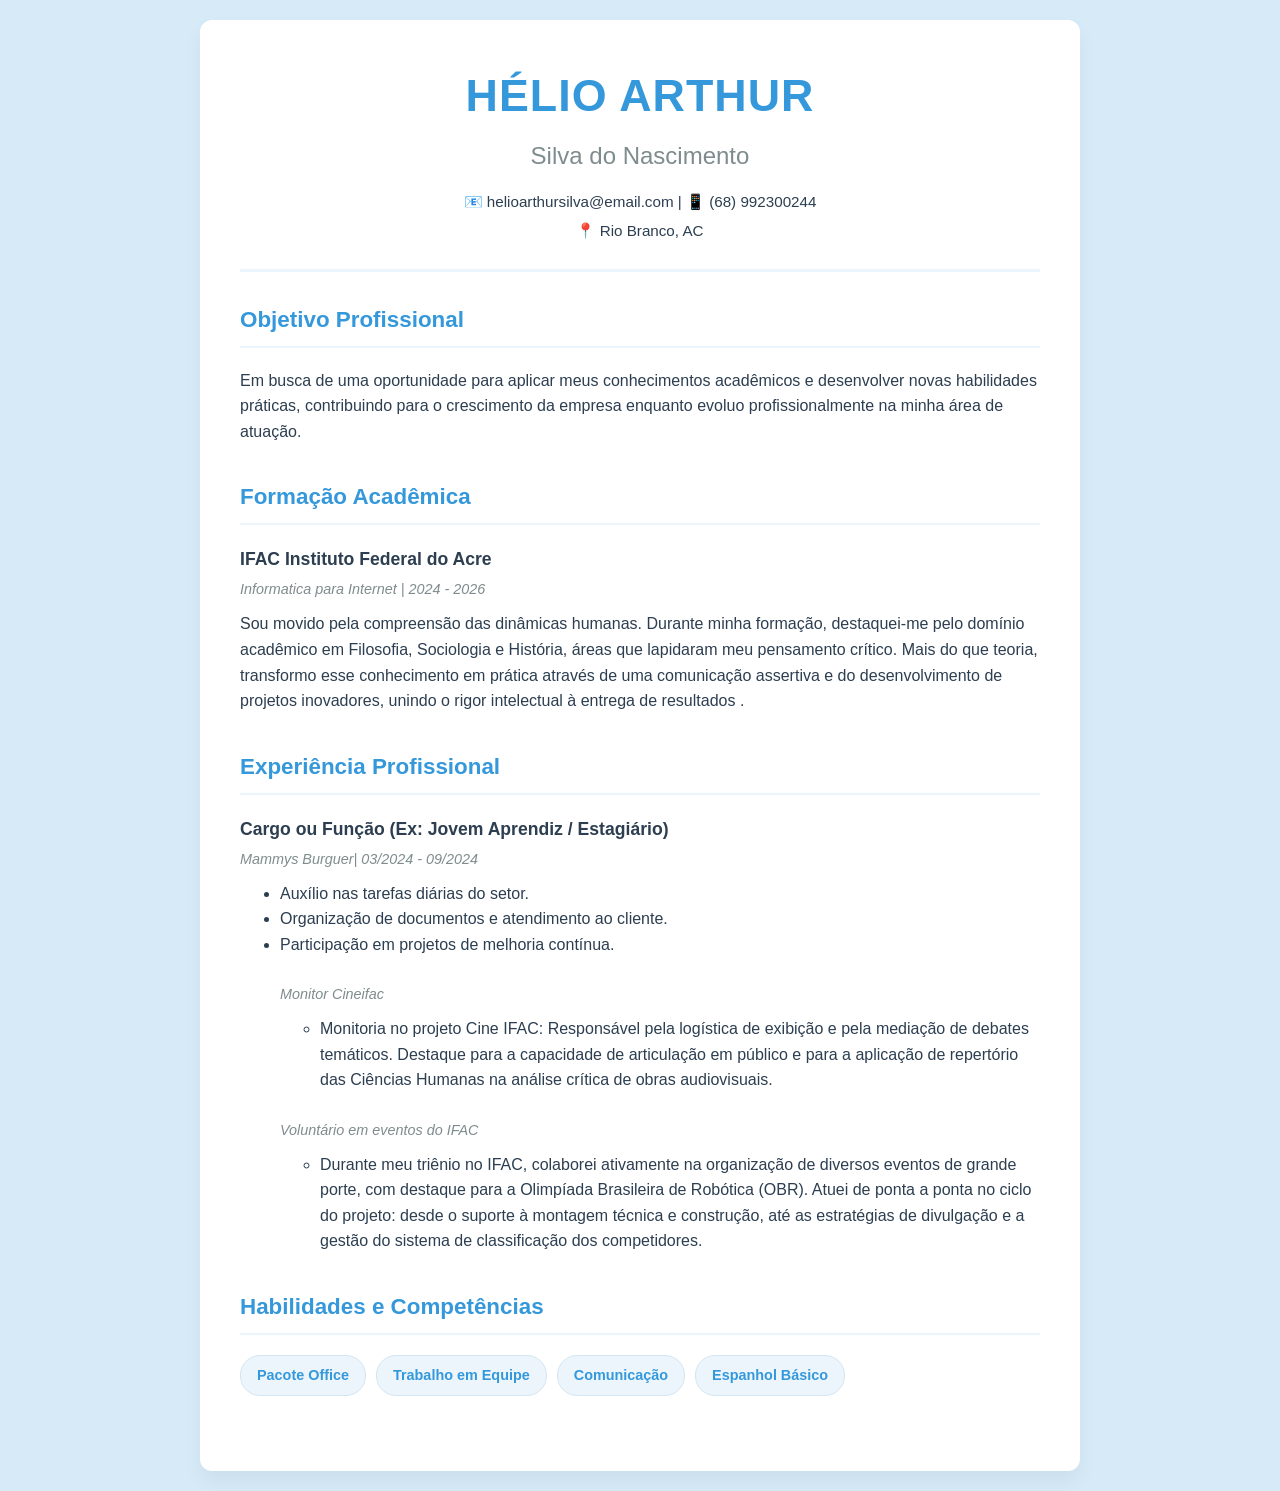
<file: index.html>
<!DOCTYPE html>

<html lang="en">



<head>

    <meta charset="UTF-8">

    <meta name="viewport" content="width=device-width, initial-scale=1.0">

    <title>Curriulo mal feito</title>

    <link rel="stylesheet" href="curri.css">

</head>



<body>



    <div class="container">



        <!-- CABEÇALHO -->

        <header class="cabecalho">

            <h1>Hélio Arthur</h1>

            <h2>Silva do Nascimento</h2>



            <div class="informacoes-contato">

                <p>📧 helioarthursilva@email.com | 📱 (68) 992300244</p>

                <p>📍 Rio Branco, AC</p>

            </div>

        </header>



        <!-- OBJETIVOS -->

        <section class="objetivos">

            <h3>Objetivo Profissional</h3>

            <p>Em busca de uma oportunidade para aplicar meus conhecimentos acadêmicos e desenvolver novas habilidades

                práticas,

                contribuindo para o crescimento da empresa enquanto evoluo profissionalmente na minha área de atuação.

            </p>

        </section>



        <!-- FORMAÇÃO -->

        <section class="formacao">

            <h3>Formação Acadêmica</h3>



            <div class="item-curriculo">

                <h4>IFAC

                    Instituto Federal do Acre</h4>

                <p class="periodo">Informatica para Internet | 2024 - 2026 </p>

                <p class="descricao">Sou movido pela compreensão das dinâmicas humanas. Durante minha formação,

                    destaquei-me pelo domínio acadêmico em Filosofia, Sociologia e História, áreas que lapidaram meu

                    pensamento crítico. Mais do que teoria, transformo esse conhecimento em prática através de uma

                    comunicação assertiva e do desenvolvimento de projetos inovadores, unindo o rigor intelectual à

                    entrega de resultados

                    .</p>

            </div>

        </section>



        <!-- EXPERIÊNCIAS -->

        <section class="experiencias">

            <h3>Experiência Profissional</h3>



            <div class="item-curriculo">

                <h4>Cargo ou Função (Ex: Jovem Aprendiz / Estagiário)</h4>

                <p class="periodo">Mammys Burguer| 03/2024 - 09/2024</p>

                <ul class="descricao">

                    <li>Auxílio nas tarefas diárias do setor.</li>

                    <li>Organização de documentos e atendimento ao cliente.</li>

                    <li>Participação em projetos de melhoria contínua.</li>

                    <br>

                    <p class="periodo"> Monitor Cineifac</p>

                    <ul class="descricao">

                        <li>Monitoria no projeto Cine IFAC: Responsável pela logística de exibição e pela mediação de

                            debates temáticos. Destaque para a capacidade de articulação em público e para a aplicação

                            de repertório das Ciências Humanas na análise crítica de obras audiovisuais.</li>

                    </ul>

                    <br>

                    <p class="periodo">Voluntário em eventos do IFAC</p>

                    <ul class="descricao">

                        <li>

                            Durante meu triênio no IFAC, colaborei ativamente na organização de diversos eventos de

                            grande porte, com destaque para a Olimpíada Brasileira de Robótica (OBR). Atuei de ponta a

                            ponta no ciclo do projeto: desde o suporte à montagem técnica e construção, até as

                            estratégias de divulgação e a gestão do sistema de classificação dos competidores.

                        </li>

                    </ul>





                </ul>

            </div>

        </section>



        <!-- HABILIDADES (Extra que adicionei para enriquecer seu currículo) -->

        <section class="habilidades">

            <h3>Habilidades e Competências</h3>

            <ul class="lista-habilidades">

                <li>Pacote Office</li>

                <li>Trabalho em Equipe</li>

                <li>Comunicação</li>

                <li>Espanhol Básico</li>

            </ul>

        </section>



    </div>



</body>



</html>
</file>
<file: curri.css>
/* === INÍCIO DO SEU ARQUIVO curri.css === */
        
        /* Paleta de cores em tons de azul */
        :root {
            --azul-escuro: #2c3e50;
            --azul-principal: #3498db;
            --azul-claro: #ebf5fb;
            --fundo-pagina: #d6eaf8;
            --branco: #ffffff;
            --texto-cinza: #7f8c8d;
        }

        /* Estilo geral da página */
        body {
            font-family: 'Segoe UI', Tahoma, Geneva, Verdana, sans-serif;
            background-color: var(--fundo-pagina);
            color: var(--azul-escuro);
            line-height: 1.6;
            margin: 0;
            padding: 20px;
        }

        /* Container principal que funciona como uma "folha de papel" */
        .container {
            max-width: 800px;
            margin: 0 auto; /* Centraliza na tela */
            background-color: var(--branco);
            padding: 40px;
            border-radius: 12px;
            box-shadow: 0 10px 20px rgba(0, 0, 0, 0.05);
        }

        /* Estilos do Cabeçalho */
        .cabecalho {
            text-align: center;
            border-bottom: 3px solid var(--azul-claro);
            padding-bottom: 20px;
            margin-bottom: 30px;
        }

        .cabecalho h1 {
            margin: 0;
            color: var(--azul-principal);
            font-size: 2.8em;
            text-transform: uppercase;
            letter-spacing: 1px;
        }

        .cabecalho h2 {
            margin: 5px 0 15px 0;
            color: var(--texto-cinza);
            font-weight: 400;
            font-size: 1.5em;
        }

        .informacoes-contato p {
            margin: 5px 0;
            font-size: 0.95em;
            color: var(--azul-escuro);
        }

        /* Estilos das Seções (Objetivos, Formação, etc) */
        section {
            margin-bottom: 35px;
        }

        h3 {
            color: var(--azul-principal);
            border-bottom: 2px solid var(--azul-claro);
            padding-bottom: 8px;
            margin-bottom: 20px;
            font-size: 1.4em;
        }

        /* Estilos dos itens dentro das seções */
        .item-curriculo {
            margin-bottom: 20px;
        }

        .item-curriculo h4 {
            margin: 0 0 5px 0;
            color: var(--azul-escuro);
            font-size: 1.1em;
        }

        .periodo {
            margin: 0 0 10px 0;
            font-size: 0.9em;
            color: var(--texto-cinza);
            font-style: italic;
        }

        .descricao {
            margin-top: 5px;
        }

        /* Estilos para a lista de habilidades */
        .lista-habilidades {
            display: flex;
            flex-wrap: wrap;
            gap: 10px;
            list-style: none;
            padding: 0;
            margin: 0;
        }

        .lista-habilidades li {
            background-color: var(--azul-claro);
            color: var(--azul-principal);
            padding: 8px 16px;
            border-radius: 20px;
            font-size: 0.9em;
            font-weight: bold;
            border: 1px solid #d4e6f1;
        }

        /* Responsividade para telas menores (celulares) */
        @media (max-width: 600px) {
            .container {
                padding: 20px;
            }
            .cabecalho h1 {
                font-size: 2em;
            }
        }
        /* === FIM DO SEU ARQUIVO curri.css === */
</file>
